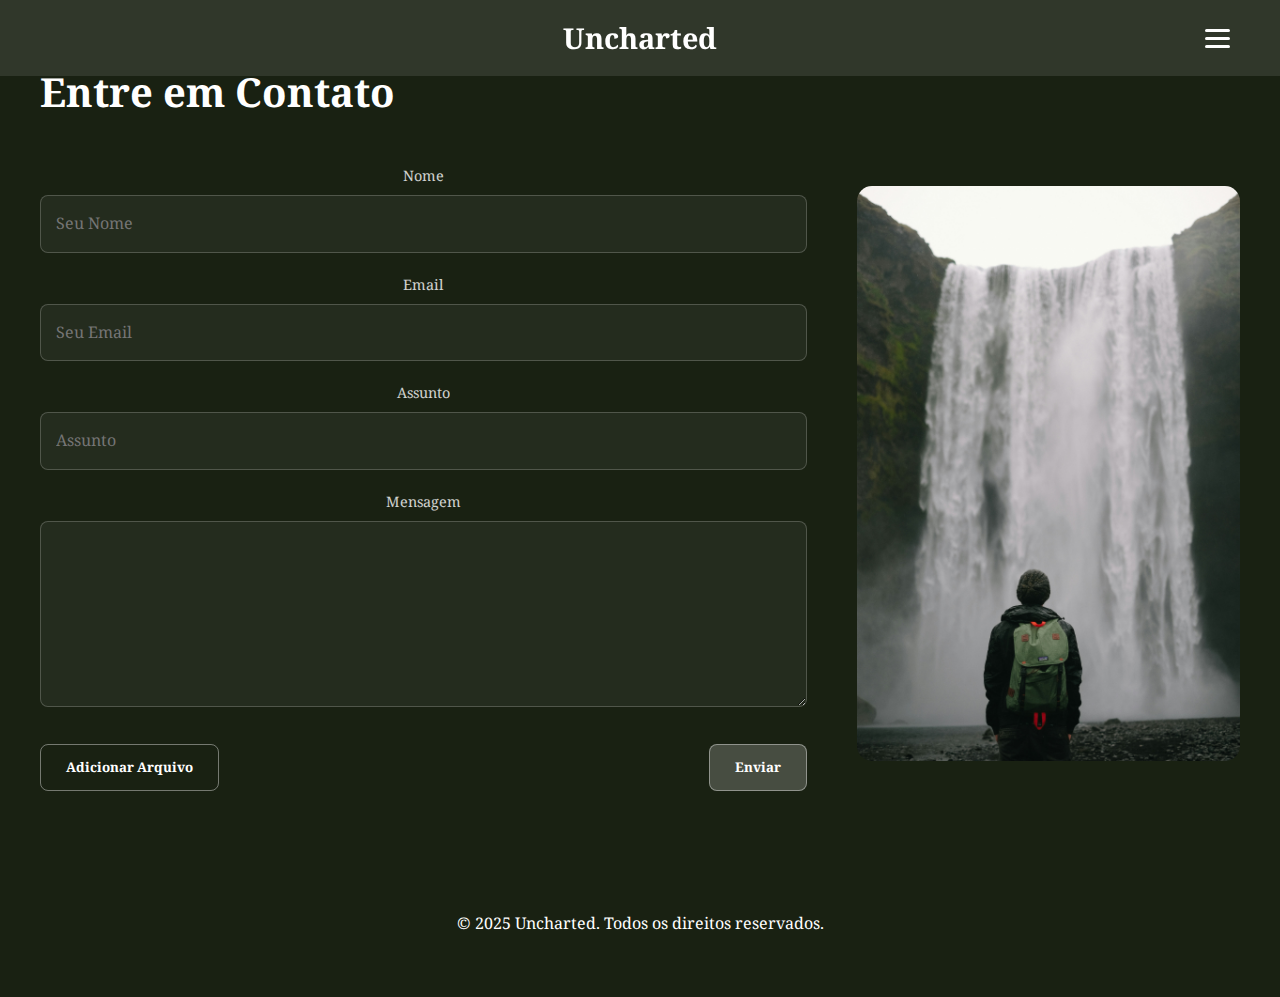
<file: contato.html>
<!DOCTYPE html>
<html lang="pt-br">
<head>
    <meta charset="UTF-8">
    <meta name="viewport" content="width=device-width, initial-scale=1.0">
    <title>Contato</title>

    <link href="https://unpkg.com/aos@2.3.1/dist/aos.css" rel="stylesheet"> <link rel="preconnect" href="https://fonts.googleapis.com">
    <link rel="preconnect" href="https://fonts.gstatic.com" crossorigin>
    <link href="https://fonts.googleapis.com/css2?family=Noto+Serif:ital,wght@0,100..900;1,100..900&display=swap" rel="stylesheet">

    <link rel="stylesheet" href="style.css">
</head>
<body>

    <script src="https://unpkg.com/aos@2.3.1/dist/aos.js"></script>
    <script>
      AOS.init(); 
    </script>

     <header class="navbar">
    <div class="navbar-container">
        
        <a href="index.html" class="brand-logo">Uncharted</a>

        <div class="menu-dropdown-container">
            <div class="hamburger-icon">
                <span class="bar"></span>
                <span class="bar"></span>
                <span class="bar"></span>
            </div>
            <nav class="menu-dropdown">
                <ul>
                    <li><a href="index.html">Home</a></li>
                    <li><a href="sobre-nos.html">Sobre Nós</a></li>
                    <li><a href="perfumes.html">Perfumes</a></li>
                    <li><a href="contato.html">Contato</a></li>
                </ul>
            </nav>
        </div>

    </div>
</header>


        <section class="secao-contato">
    <div class="container-geral">
        
      <h1 class="titulo-secao">Entre em Contato</h1>

        <div class="contato-grid">

            <form action="#" method="POST" class="contato-form">
                
                <div class="form-grupo">
                    <label for="name">Nome</label>
                    <input type="text" id="name" name="name" placeholder="Seu Nome">
                </div>
                
                <div class="form-grupo">
                    <label for="email">Email</label>
                    <input type="email" id="email" name="email" placeholder="Seu Email">
                </div>

                <div class="form-grupo">
                    <label for="subject">Assunto</label>
                    <input type="text" id="subject" name="subject" placeholder="Assunto">
                </div>

                <div class="form-grupo">
                    <label for="message">Mensagem</label>
                    <textarea id="message" name="message" rows="6"></textarea>
                </div>

                <div class="form-botoes">
                    <button type="button" class="botao-arquivo">Adicionar Arquivo</button>
                    <button type="submit" class="botao-enviar">Enviar</button>
                </div>

            </form>

            <div class="contato-imagem">
                <img src="imagens-site/contato/cachoeira.jpg">
            </div>

        </div>
    </div>
</section>


    
        <footer>
            <p>&copy; 2025 Uncharted. Todos os direitos reservados.</p>
</footer>

</body>
</html>
</file>
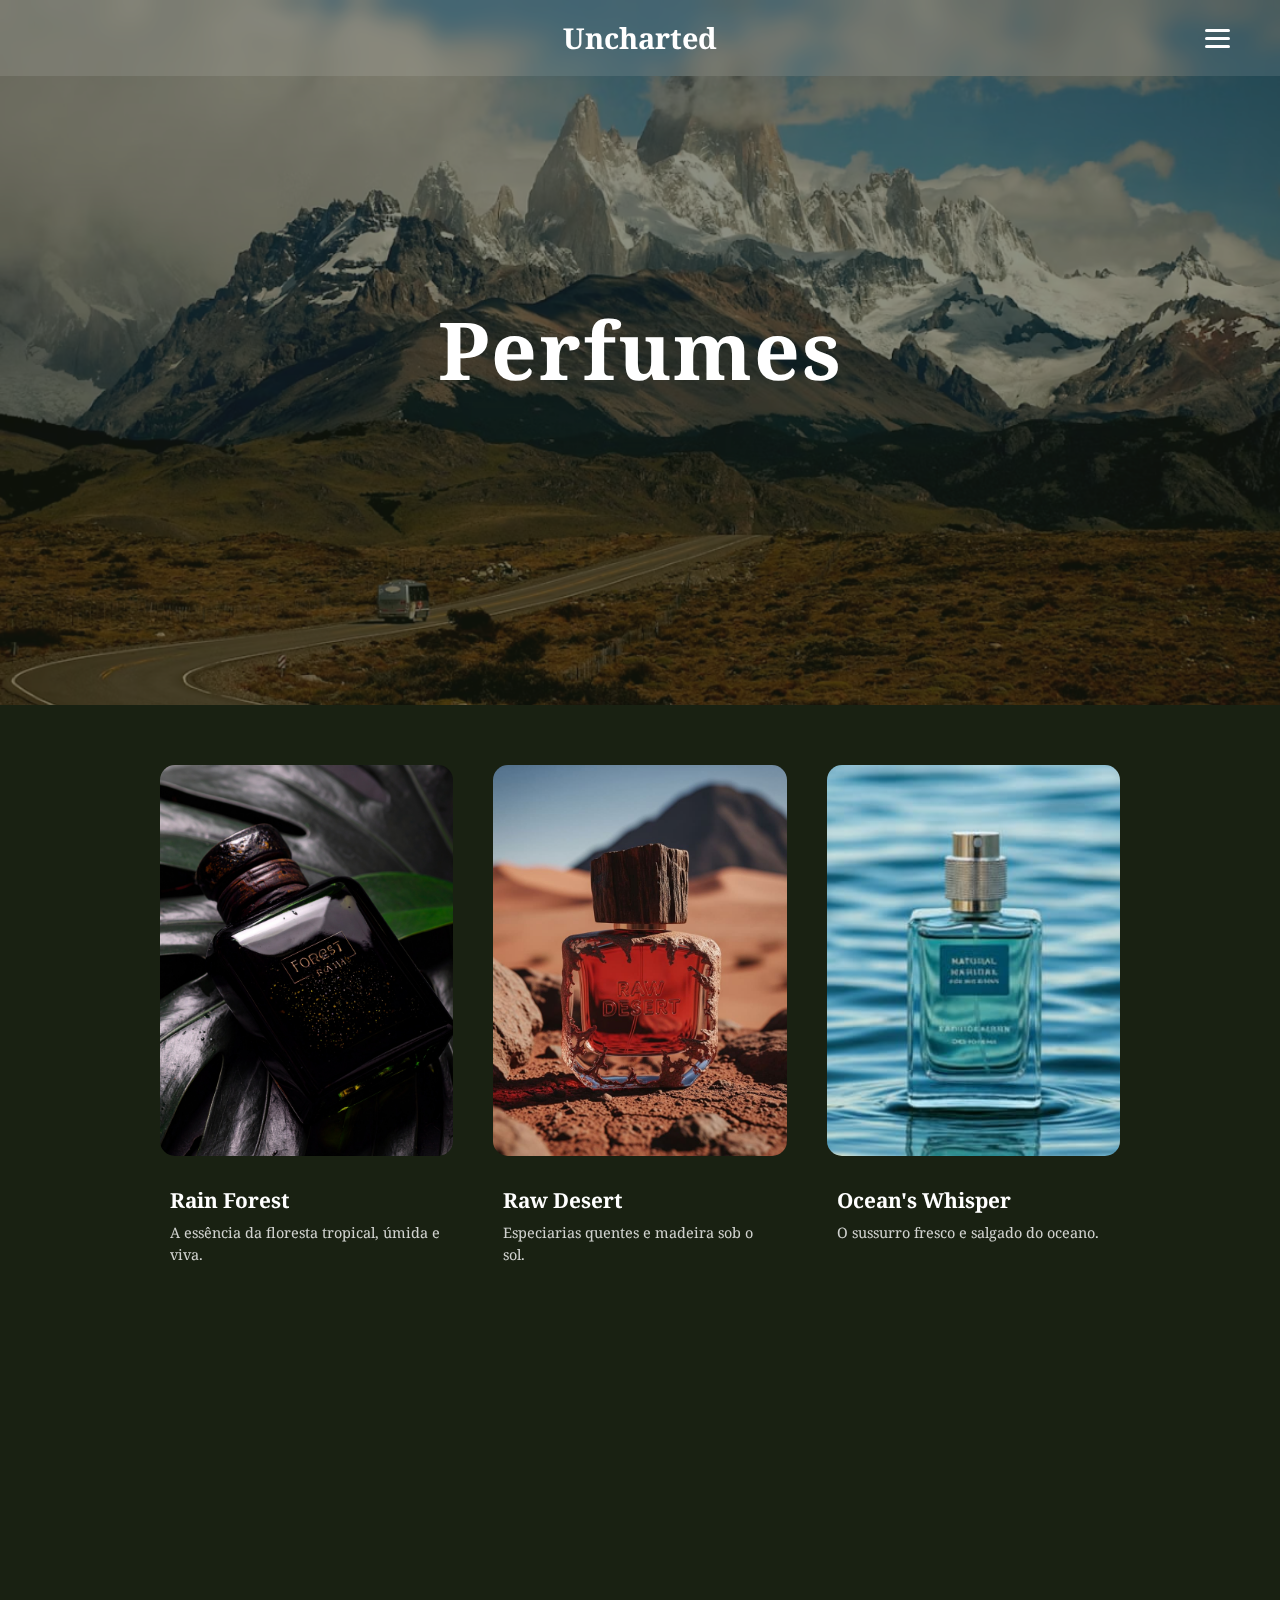
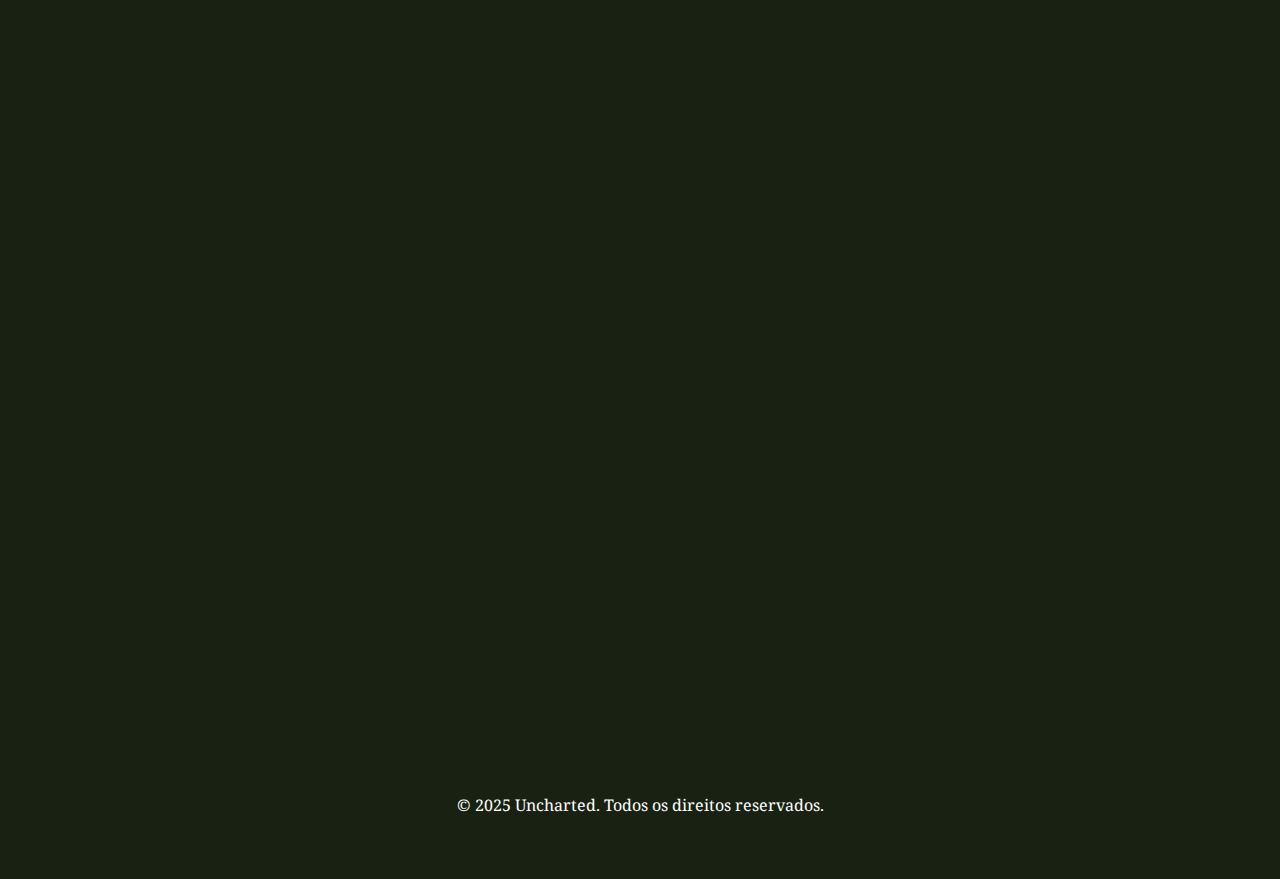
<file: perfumes.html>
<!DOCTYPE html>
<html lang="pt-br">
<head>
    <meta charset="UTF-8">
    <meta name="viewport" content="width=device-width, initial-scale=1.0">
    <title>Perfumes</title>

    <link href="https://unpkg.com/aos@2.3.1/dist/aos.css" rel="stylesheet"> <link rel="preconnect" href="https://fonts.googleapis.com">
    <link rel="preconnect" href="https://fonts.gstatic.com" crossorigin>
    <link href="https://fonts.googleapis.com/css2?family=Noto+Serif:ital,wght@0,100..900;1,100..900&display=swap" rel="stylesheet">

    <link rel="stylesheet" href="style.css">

</head>
<body>
    
<script src="https://unpkg.com/aos@2.3.1/dist/aos.js"></script>
    <script>
      AOS.init(); 
    </script>

<!------------------cabeçalho--------------------->
    <header class="navbar">
    <div class="navbar-container">
        
        <a href="index.html" class="brand-logo">Uncharted</a>

        <div class="menu-dropdown-container">
            <div class="hamburger-icon">
                <span class="bar"></span>
                <span class="bar"></span>
                <span class="bar"></span>
            </div>
            <nav class="menu-dropdown">
                <ul>
                    <li><a href="index.html">Home</a></li>
                    <li><a href="sobre-nos.html">Sobre Nós</a></li>
                    <li><a href="perfumes.html">Perfumes</a></li>
                    <li><a href="contato.html">Contato</a></li>
                </ul>
            </nav>
        </div>

    </div>
</header>

        <!------------------Banner--------------------->                
    <section class="banner banner-interno">

    <img src="imagens-site/perfumes/patagonia.png" alt="Descrição da imagem de fundo da página de perfumes" class="banner-fundo-imagem" loading="lazy">

    <div class="banner-conteudo">
        <h1>Perfumes</h1>
    </div>

</section>

<!---+---------------------Perfumes---------------->

<section class="secao-grid-perfumes">
    <div class="container-geral">

        <div class="perfume-grid">

            <div class="produto-card" data-aos="fade-up">
                <img src="imagens-site/perfumes/perfume amazonia.jpg"  >
                <div class="card-conteudo">
                    <h3>Rain Forest</h3>
                    <p> A essência da floresta tropical, úmida e viva.</p>
                </div>
            </div>

            <div class="produto-card" data-aos="fade-up" data-aos-delay="100">
                <img src="imagens-site/perfumes/perfume deserto.jpg" >
                <div class="card-conteudo">
                    <h3>Raw Desert</h3>
                    <p>Especiarias quentes e madeira sob o sol.</p>
                </div>
            </div>

            <div class="produto-card" data-aos="fade-up" data-aos-delay="200">
                <img src="imagens-site/perfumes/perfume oceano.jpg">
                <div class="card-conteudo">
                    <h3>Ocean's Whisper</h3>
                    <p> O sussurro fresco e salgado do oceano.</p>
                </div>
            </div>

            <div class="produto-card" data-aos="fade-up">
                <img src="imagens-site/perfumes/perfume montanha.png">
                <div class="card-conteudo">
                    <h3>Mountain Air</h3>
                    <p> O ar puro e gelado dos picos.</p>
                </div>
            </div>

            <div class="produto-card" data-aos="fade-up" data-aos-delay="100">
                <img src="imagens-site/perfumes/perfume floresta.png" >
                <div class="card-conteudo">
                    <h3>Green Heart</h3>
                    <p>O pulso verde e vivo da floresta.</p>
                </div>
            </div>

            <div class="produto-card" data-aos="fade-up" data-aos-delay="200">
                <img src="imagens-site/perfumes/perfume gelo.jpg" >
                <div class="card-conteudo">
                    <h3>Arctic Dawn</h3>
                    <p>O sopro gelado e puro do amanhecer.</p>
                </div>
            </div>

        </div>
    </div>
</section>

<section class="secao-imagem-final">
    <div class="container-geral">

        <div class="imagem-overlay-container" data-aos="fade-up">
            
            <img src="imagens-site/perfumes/paisagem 01.jpeg">
            
            <p class="slogan-overlay">Crafted for the bold, the curious, and the free.</p>

        </div>

    </div>
</section>



<footer>
            <p>&copy; 2025 Uncharted. Todos os direitos reservados.</p>
</footer>

</body>
</html>
</file>
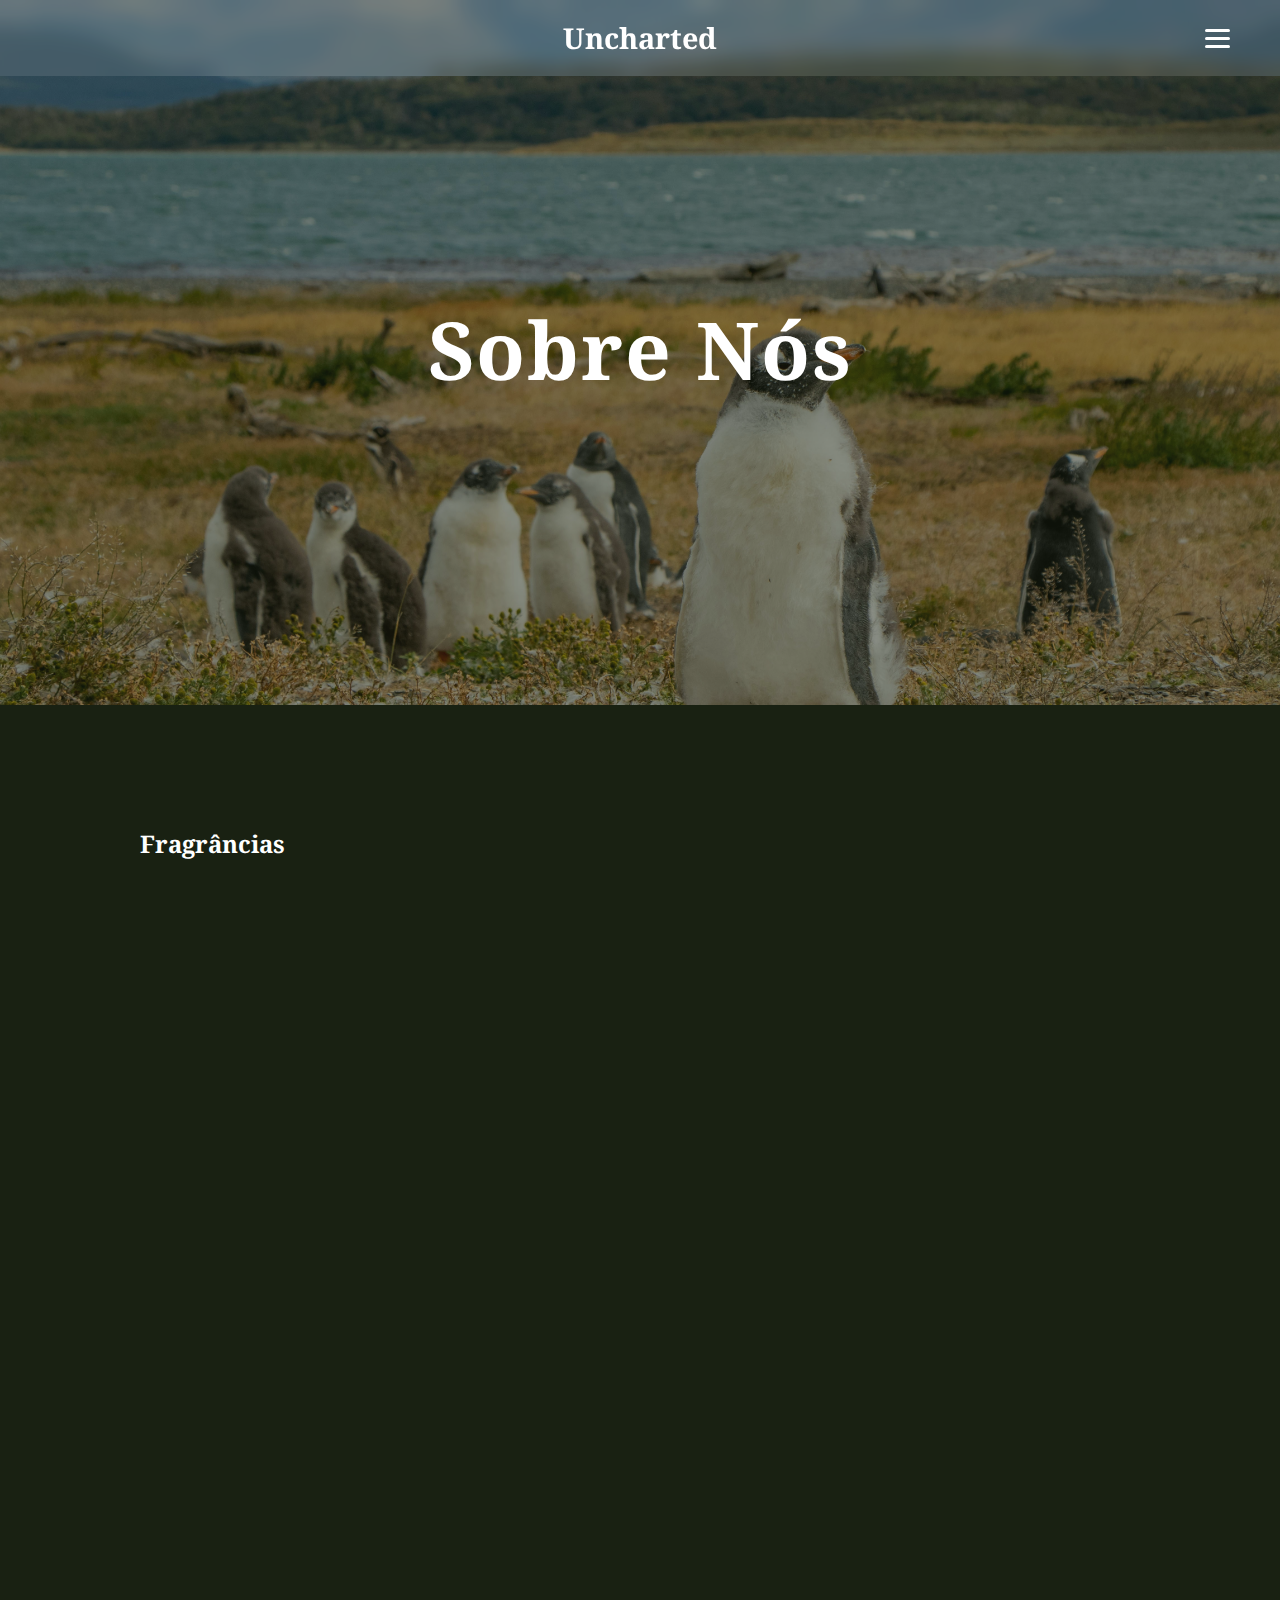
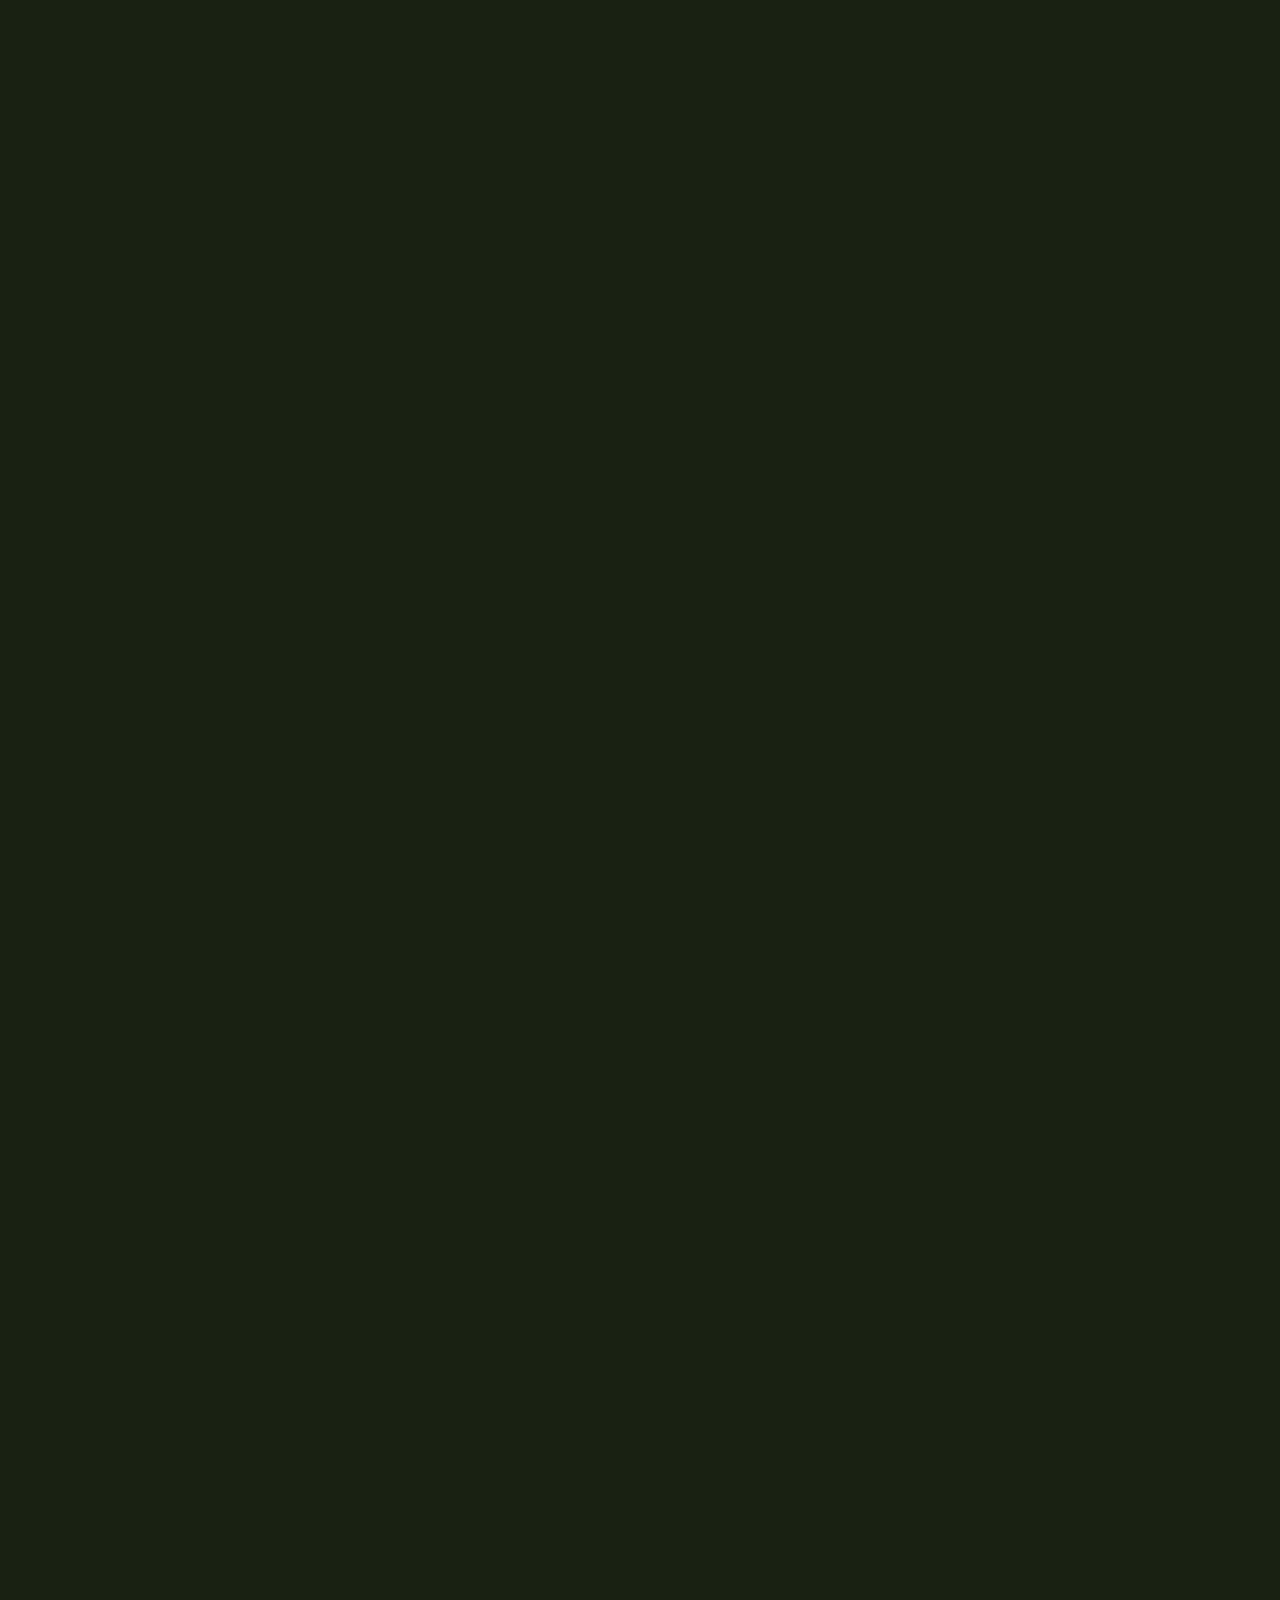
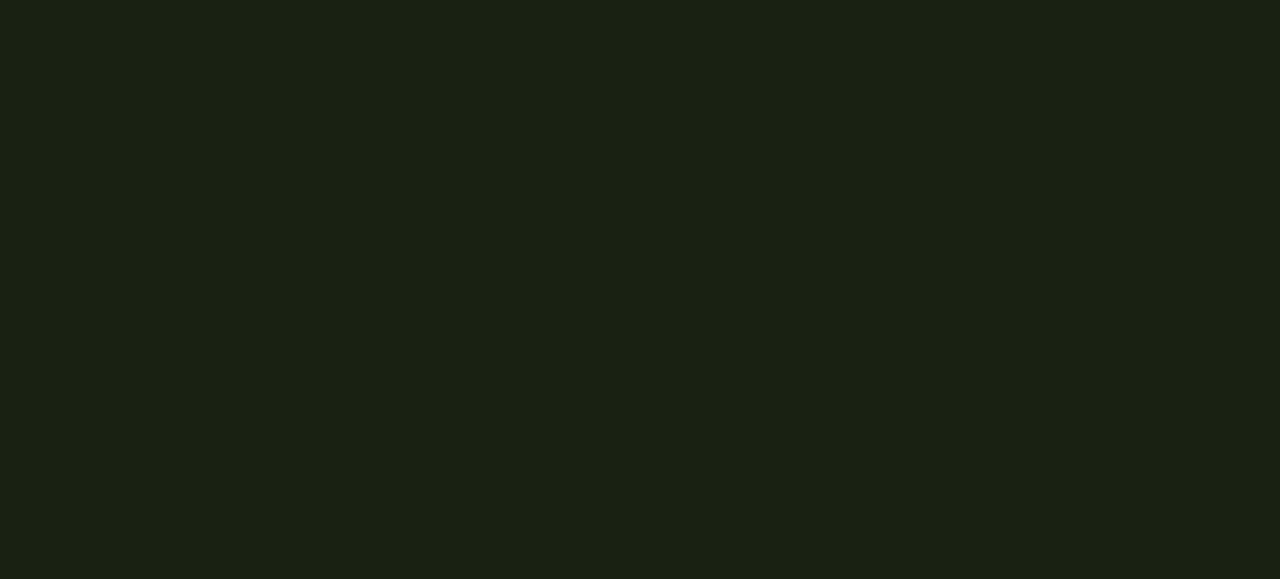
<file: sobre-nos.html>
<!DOCTYPE html>
<html lang="pt-br">
<head>
    <meta charset="UTF-8">
    <meta name="viewport" content="width=device-width, initial-scale=1.0">
    <title>Sobre Nós</title>

    <link href="https://unpkg.com/aos@2.3.1/dist/aos.css" rel="stylesheet"> <link rel="preconnect" href="https://fonts.googleapis.com">
    <link rel="preconnect" href="https://fonts.gstatic.com" crossorigin>
    <link href="https://fonts.googleapis.com/css2?family=Noto+Serif:ital,wght@0,100..900;1,100..900&display=swap" rel="stylesheet">

    <link rel="stylesheet" href="style.css">
</head>
<body>

    <script src="https://unpkg.com/aos@2.3.1/dist/aos.js"></script>
    <script>
      AOS.init(); 
    </script>
    
<!------------------cabeçalho--------------------->
     <header class="navbar">
    <div class="navbar-container">
        
        <a href="index.html" class="brand-logo">Uncharted</a>

        <div class="menu-dropdown-container">
            <div class="hamburger-icon">
                <span class="bar"></span>
                <span class="bar"></span>
                <span class="bar"></span>
            </div>
            <nav class="menu-dropdown">
                <ul>
                    <li><a href="index.html">Home</a></li>
                    <li><a href="sobre-nos.html">Sobre Nós</a></li>
                    <li><a href="perfumes.html">Perfumes</a></li>
                    <li><a href="contato.html">Contato</a></li>
                </ul>
            </nav>
        </div>

    </div>
</header>

<!------------------Banner--------------------->                
    <section class="banner banner-interno">

    <img src="imagens-site/sobre-nos/penguins.jpg" alt="" class="banner-fundo-imagem">

    <div class="banner-conteudo">
        <h1>Sobre Nós</h1>
    </div>

</section>

<!--------++------Nossas fragranciasd---------------->

<section class="secao-fragrancias">
     <section id="produto-1" class="secao-produto" data-aos="fade-up">

         <h2 class="titulo-impacto">Fragrâncias</h2>

            <section id="produto-2" class="secao-produto" data-aos="fade-up">
    <div class="container-geral">
       <div class="produto-grid-container layout-reverso">
        <div class="produto-texto">
                <p>Fundada em 2018, a Uncharted Fragrances nasceu de uma profunda paixão pela exploração e do desejo audacioso de traduzir o mundo em fragrâncias. Nossa missão sempre foi
                     capturar a essência de paisagens remotas e intocadas, transformando o espírito de lugares
                     desconhecidos em uma experiência olfativa única. Nossa jornada começou com uma ideia simples,
                     porém poderosa: criar mais do que perfumes, mas sim narrativas líquidas que evocam o verdadeiro espírito da aventura, o mistério da descoberta e o fascínio pelo inexplorado.</p>
            </div>

            <div class="imagem-produto-principal">
                <img src="imagens-site/sobre-nos/fotografa-montanha.jpeg" alt="Frasco do perfume Forest Rain em um cenário de floresta">
            </div>
        </div>
</section>

<!--------------Conheça Isabella Rossi---------------->
<section class="secao-perfil" data-aos="fade-up">
    <div class="container-geral">

        <h2 class="titulo-impacto">Conheça Isabella Rossi</h2>

        <div class="perfil-grid-container">

            <div class="perfil-imagem-pequena">
                <img src="imagens-site/sobre-nos/fotografa neve.jpeg" alt="Isabella Rossi" >
            </div>

            <div class="perfil-texto">
                <p>Isabella Rossi, a mente visionária por trás da Uncharted, une a alma de uma exploradora veterana à sensibilidade de uma perfumista. Suas jornadas através dos continentes — da exuberante floresta Amazônica aos picos imponentes do Himalaia — serviram de inspiração para nossa coleção exclusiva de aromas. Cada fragrância é, portanto, uma homenagem aos lugares que marcaram sua alma de forma permanente.</p>
            </div>

            <div class="perfil-imagem-grande">
                <img src="imagens-site/sobre-nos/fotografa.jpeg" alt="Isabella Rossi fotografando">
            </div>

        </div>
    </div>
</section>

<!--------------Nossa Filosofia---------------->

<section class="secao-fragrancias">
     <section id="produto-1" class="secao-produto" data-aos="fade-up">

         <h2 class="titulo-impacto">Nossa Filosfia</h2>

            <section id="produto-2" class="secao-produto" data-aos="fade-up">
    <div class="container-geral">
       <div class="produto-grid-container layout-reverso">
        <div class="produto-texto">
                <p>Para a Uncharted Fragrances, um aroma é um poderoso narrador. Nossa filosofia se baseia em três pilares: a busca pela autenticidade, o compromisso com a sustentabilidade e a arte de desenvolver perfumes que vibram na mesma frequência do espírito aventureiro. Selecionamos ingredientes raros e de origem ética, fazendo de cada frasco um reflexo fiel da nossa dedicação à qualidade e ao respeito pelo meio ambiente.</p>
            </div>

            <div class="imagem-produto-principal">
                <img src="imagens-site/sobre-nos/bussula.png" alt="nussula">
            </div>
        </div>
</section>

<footer>
            <p>&copy; 2025 Uncharted. Todos os direitos reservados.</p>
</footer>

</body>
</html>
</file>
<file: style.css>
/* ================================================ 
   ================================================ 
             ESTILOS GLOBAIS E RESET          
   ================================================                         
   ================================================ */

*{
    font-family: 'Noto Serif', serif;
    margin: 0; 
    padding: 0;
    line-height: 1.6;
    /*border: 1px solid red;*/
}

html {
    scroll-behavior: smooth;
}


    /* ================================================ 
   ================================================ 
             COMPONENTES GLOBAIS          
   ================================================                         
   ================================================ */

@keyframes saida-cinematografica {
  from {
    opacity: 1;
    transform: scale(1); /* animação de saido do banner */
  }
  to {
    opacity: 0;
    transform: scale(0.95); 
  }
}

body{
    background-color: #192112;
}

/*padrão de sessões principais*/
section, footer {
    padding: 60px 20px; 
    text-align: center; 
       background-color: #192112;
}

.container-geral {
    max-width: 1200px; 
    margin: 0 auto;   
    padding: 0 20px;  
}


/*----------Banner reutilizavel--------------*/


.banner.banner-interno {
    height: 65vh; 
    position: relative; 
    overflow: hidden;
}

.banner-fundo-imagem {
    position: absolute;
    top: 0;
    left: 0;
    width: 100%;
    height: 100%;
    object-fit: cover; /* cobre toda a area sem distorcer*/
    z-index: -1; /* joga a imagem para tras do conte.[iudo*/
}

.banner-interno::after {
    content: '';
    position: absolute;
    top: 0;
    left: 0;
    width: 100%;
    height: 100%;
    background-color: rgba(25, 33, 18, 0.3); /* Camada escura com 30% de opacidade */
    z-index: 0; 
}

.banner-interno .banner-conteudo {
    padding-bottom: 0;
}





/* ================================================ 
   ================================================ 
             ESTILOS HOME PAGE          
   ================================================                         
   ================================================ */



/*-------------------CABEÇALHOO----------------------------*/
.navbar {
    /*efeito vidrto */
    background-color: rgba(255, 255, 255, 0.1);
    backdrop-filter: blur(10px);
    -webkit-backdrop-filter: blur(10px);
    padding: 15px 0;
    position: absolute;
    top: 0;
    left: 0;
    width: 100%;
    /*garante que fica na frente */
    z-index: 1000; 
}

/*o contêiner que segura o conteúdo do menu*/
.navbar-container {
    max-width: 1200px; 
    margin: 0 auto;   
    padding: 0 20px;   
    display: grid;
    grid-template-columns: 1fr auto 1fr; /* espaço | logo | espaço */
    align-items: center;            
}

/*tetxo da logo*/
.brand-logo {
    grid-column: 2;
    justify-self: center;
    color: white;
    text-decoration: none;
    font-size: 1.8rem;
    font-weight: 700;
}

/* o container que segura o ícone e o menu dropdown*/
.menu-dropdown-container {
    position: relative; /* ancora o menu no lugar*/
    grid-column: 3;
    justify-self: end;
}

/* o ícone do sanduíche */
.hamburger-icon {
    cursor: pointer;
    display: flex;
    flex-direction: column;
    gap: 5px; 
    padding: 10px;
}

.hamburger-icon .bar {
    display: block;
    width: 25px;
    height: 3px;
    background-color: white;
    border-radius: 2px;
}

/*o menuzinho drop*/
.menu-dropdown {
    position: absolute;
    top: 100%; 
    right: 0;  
    background-color: #192112;
    border: 1px solid rgba(255, 255, 255, 0.2);
    border-radius: 8px;
    padding: 10px 0;
    width: 200px; 
    box-shadow: 0 8px 20px rgba(0, 0, 0, 0.3);
    transition: opacity 0.3s ease, transform 0.3s ease, visibility 0.3s;
    opacity: 0;
    visibility: hidden;
    transform: translateY(10px);
}

/* hover pra aparecer o menu*/
.menu-dropdown-container:hover .menu-dropdown {
    opacity: 1;
    visibility: visible;
    transform: translateY(0);
}

/*estilo da lista e dos link */
.menu-dropdown ul {
    list-style: none;
    margin: 0;
    padding: 0;
}

.menu-dropdown a {
    display: block; 
    padding: 12px 20px;
    color: white;
    text-decoration: none;
    font-size: 1rem;
    transition: background-color 0.2s ease;
}

.menu-dropdown a:hover {
    background-color: rgba(255, 255, 255, 0.1); 
}

/*-------------------BANNER HERO----------------------------*/

.banner {
    position: relative;
    overflow: hidden;
    height: 95vh;
    color: white; 
    display: flex;
    flex-direction: column;
    justify-content: center;
    align-items: center;     
    background-color: transparent;

    /*animacao da saida */

    animation: saida-cinematografica linear;
    animation-timeline: view();

    animation-range-start: exit 0%;
    animation-range-end: exit 99%; 
    
    animation-fill-mode: both;
}

.banner::after {
    content: '';
    position: absolute;
    top: 0;
    left: 0;
    width: 100%;
    height: 100%;
    background-color: rgba(25, 33, 18, 0.5); 
    z-index: 0; 
}

.banner-video {
    position: absolute;
    top: 50%;
    left: 50%;
    transform: translate(-50%, -50%);
    min-width: 100%;
    min-height: 100%;
    width: auto;
    height: auto;
    z-index: -1; /*dx o video na ultima camada*/
    object-fit: cover;
}

.banner-conteudo {
    text-align: center; 
    padding-bottom: 10vh;
    position: relative; 
    z-index: 1; 
}

.banner-conteudo h1 {
    font-size: 5rem;
    font-weight: 700;  
    margin-bottom: 0.5rem; 
    margin-top: 0; 
    letter-spacing: 2px; 
}

.banner-conteudo .slogan {
    font-size: 1.2rem; 
    font-weight: 300;
    font-style: italic; 
    opacity: 0.9;
    margin: 0;
}

.botao-vidro {
    display: inline-block;
    padding: 15px 35px;
    margin-top: 75px;
    border: 1px solid rgba(255, 255, 255, 0.4);
    border-radius: 50px;
    color: white;
    font-size: 1rem;
    font-weight: 700;
    text-decoration: none;
    text-transform: uppercase;
    background: rgba(255, 255, 255, 0.1);
    backdrop-filter: blur(10px);
    -webkit-backdrop-filter: blur(10px);
    box-shadow: 0 4px 30px rgba(0, 0, 0, 0.1);
    transition: all 0.6s ease;
}

.botao-vidro:hover {
    transform: scale(1.05);
    background: white;
    color: #264653;
    border-color: white;
}

/*------------------Nossas fragrancias----------------*/

#frase-impacto {
    font-size: 2.5rem; 
    font-weight: 700;
    margin: 0;
    text-align: left;
    color: white;
}


/*-----------------------seção de produtos-------------------------*/


.secao-produto {
    color: white;
    max-width: 1000px; 
    margin: 0 auto; /*centraliza */
    text-align: left; /*alinha*/
}

.titulo-secao {
    font-size: 2.5rem;
    margin-bottom: 40px; /*Espaço abaixo do título */
    text-align: left;
}

/*Layout Principqal do Produto */
.produto-grid-container {
    display: grid;
    grid-template-columns: 1fr 1fr; /*duas colunas do mesmo tamanho*/
    grid-template-rows: auto auto;    /*duaas linahs*/
    gap: 20px;
}

.produto-texto {
    grid-column: 1; /* Coloca na primeira coluna */
    grid-row: 1;    /* Coloca na primeira linha */
    padding-right: 20px; /*pro texto n colar na imagem */
}

.produto-texto h3 {
    font-size: 2rem;
    margin-bottom: 15px;
}

.imagem-paisagem {
    grid-column: 1; /*Coloca na primeira coluna */
    grid-row: 2;    /* Coloca na segunda linha*/
}

.imagem-produto-principal {
    grid-column: 2;     /*Coloca na segunda coluna*/
    grid-row: 1 / 3;  /*ocupa da linha 1 a linha 3 (2 linhas */
}

.produto-grid-container img {
    width: 100%;
    height: 100%;
    object-fit: cover; /* Garante que a imagem cubra todo o espaço sem distorcer */
    border-radius: 15px; /* Bordas arredondadas como no design */
}

/*Layout dos Ingredientes*/
.ingredientes-container {
    margin-top: 60px;
}

.ingredientes-grid {
    display: grid;
    /*5 colunas de tamanho igual*/
    grid-template-columns: repeat(5, 1fr);
    gap: 20px;
}

.ingrediente-item {
    text-align: center;
}

.ingrediente-item img {
    width: 100%;
    aspect-ratio: 1 / 1; /*vira um quadrado*/
    object-fit: cover;
    border-radius: 10px;
    margin-bottom: 10px;
}

.ingrediente-item p {
    font-size: 0.9rem;
}

/*----------------inverter layout grid----------------*/

/*usar no i=segundo produto da home, pra inverter a ordem dos elementoss*/
.layout-reverso .produto-texto,
.layout-reverso .imagem-paisagem {
    grid-column: 2;
}

/*imagem principal vai para a coluna 1*/
.layout-reverso .imagem-produto-principal {
    grid-column: 1;
}

/*padding do texto no layout reverso para o outro laod*/
.layout-reverso .produto-texto {
    padding-right: 0;
    padding-left: 20px;
}

/*---------------------------Sobre nós home-----------------------------*/

.secao-historia {
    color: white;
    padding: 60px 0; 
}

.secao-historia .titulo-secao {
    text-align: left;
    margin-bottom: 30px;
}

.historia-imagem-container {
    position: relative;
    margin-bottom: 40px;
    line-height: 0;

    aspect-ratio: 16 / 7; 
    overflow: hidden;     
    border-radius: 15px;  
}

.historia-imagem-container img {
    width: 100%;
    height: 100%;      
    object-fit: cover;  
}

/*parágrafo da história*/
.historia-texto {
    font-size: 1.1rem;
    line-height: 1.7;
    max-width: 800px; 
    text-align: justify;

}
/*----------------rodapé-------------------------*/

footer {
      background-color: #192112;
    color: white;
}

/*alinhar tudo certimho*/
.secao-produto .conteudo-interno {
    display: flex; /*alinhar imagem e texto lado a lado*/
    align-items: center; 
    justify-content: center;
    gap: 40px; 
    max-width: 1200px; /*largura do conteúdo*/
    margin: 0 auto; /*centralizar o container de conteúdo*/
    text-align: left; /*texto da descrição à esquerda*/
}



/* ================================================ 
   ================================================ 
             ESTILOS SOBRE NÓS PAGE          
   ================================================                         
   ================================================ */

/*++-+---------------nossas Fragrancias+--------------*/

.secao-fragrancias .produto-texto {
    /*espaçamento interno para aumentar a altura do bloco*/
    padding-top: 2rem;
    padding-bottom: 2rem;

    display: flex;
    flex-direction: column;
    justify-content: center;
}

.secao-fragrancias .produto-texto p {
    font-size: 1.2rem;   /*maior que o padrão (1.1rem) */
    line-height: 1.8;    /* Mais espaçamento(1.7) */
    text-align: left;    
    word-spacing: 10px;
}

/*+----------------Isabella Rossi--------------*/

 .secao-perfil .titulo-impacto {
    margin-bottom: 50px;
}

/* container*/
.perfil-grid-container {
    display: grid;
    grid-template-columns: repeat(3, 1fr); /*3 colunas de tamanho igual */
    grid-template-rows: auto auto;         /*2 linhas de altura automática */
    gap: 30px;                             /* espaço entre os itens*/
    align-items: start;                    /*alinha os itens no topo de suas células */
}

.perfil-imagem-pequena {
    grid-column: 1; /*primeira coluna */
    grid-row: 1;    /*primeira linha */
}

.perfil-texto {
    grid-column: 2 / 4; 
    grid-row: 1;        /*primeira linha */
}

.perfil-imagem-grande {
    grid-column: 1 / 4; 
    grid-row: 2;        /*segunda linha */
    aspect-ratio: 21 / 6; /*formato panoramico*/
    overflow: hidden;     /*n dx vazar */
}

.perfil-texto p {
    font-size: 1.1rem;
    line-height: 1.7;
    color: white;
    text-align: justify;
    hyphens: auto;
}

/*imagens do grid */
.perfil-grid-container img {
    width: 100%;
    height: 100%;
    object-fit: cover;
    border-radius: 15px;
    display: block;
}


/* ================================================ 
   ================================================ 
             ESTILOS PERFUMES PAGE          
   ================================================                         
   ================================================ */

.secao-grid-perfumes {
    padding: 60px 0;
    color: white;
}

/*container da grade de 3 colunas */
.perfume-grid {
    display: grid;
    grid-template-columns: repeat(3, 1fr); /*3 colunas tamanho igual */
    gap: 40px; 

    max-width: 80%;   
    margin: 0 auto;     /*Centraliza*/
}

/*estilo do card individual*/
.produto-card {
    background-color: transparent; /*O fundo é o do body*/
    text-align: left;
    transition: transform 0.3s ease, box-shadow 0.3s ease; /*hover s0uave*/
}

/*hover*/
.produto-card:hover {
    transform: translateY(-8px); 
    box-shadow: 0 10px 30px rgba(0, 0, 0, 0.2);
}

.produto-card img {
    width: 100%;
    aspect-ratio: 3 / 4; 
    object-fit: cover;   
    border-radius: 15px;
    margin-bottom: 20px; 
}

.card-conteudo {
    padding: 0 10px;
}

/*nome do perfume */
.card-conteudo h3 {
    font-size: 1.3rem;
    font-weight: 700;
    margin-bottom: 5px;
}

/*descrição do perfume */
.card-conteudo p {
    font-size: 0.9rem;
    line-height: 1.5;
    opacity: 0.8; /*dmais opaca*/
}

/*-------------banner em baixo---------------*/

.secao-imagem-final {
    padding: 60px 0;
}

/*container que segura a imagem e o texto */
.imagem-overlay-container {
    position: relative; /*precisa pra sobrepor*/
    aspect-ratio: 13 / 4; 
    border-radius: 15px;
    overflow: hidden; 
    display: flex;
    align-items: center;
    justify-content: center;
}

.imagem-overlay-container img {
    position: absolute;
    top: 0;
    left: 0;
    width: 100%;
    height: 100%;
    object-fit: cover;
}

.imagem-overlay-container::after {
    content: '';
    position: absolute;
    top: 0;
    left: 0;
    width: 100%;
    height: 100%;
    background-color: rgba(0, 0, 0, 0.4);
}

/*slogan por cima de td*/
.slogan-overlay {
    position: relative; 
    z-index: 1; 
    
    color: white;
    font-size: 1.8rem;
    font-style: italic;
    font-weight: 300;
    text-align: center;
    padding: 0 20px; 
    text-shadow: 1px 1px 3px rgba(0, 0, 0, 0.5);
}

/* ================================================ 
   ================================================ 
             ESTILOS CONTATO PAGE          
   ================================================                         
   ================================================ */

   .secao-contato {
    padding: 60px 0;
    color: white;
}

/* container grade de 2 colunas*/
.contato-grid {
    display: grid;
    /*primeira coluna (formulário) ocupa 2, a segunda (imagem) ocupa 1*/
    grid-template-columns: 2fr 1fr;
    gap: 50px; 
    align-items: center; 
}

.contato-form {
    display: flex;
    flex-direction: column;
    gap: 20px;
}

.form-grupo label {
    display: block;
    margin-bottom: 8px;
    font-size: 0.9rem;
    opacity: 0.8;
}

.contato-form input,
.contato-form textarea {
    width: 100%;
    padding: 15px;
    border: 1px solid rgba(255, 255, 255, 0.2);
    border-radius: 8px;
    background-color: rgba(255, 255, 255, 0.05);
    color: white;
    font-family: 'Noto Serif', serif;
    font-size: 1rem;
    box-sizing: border-box; 
    transition: border-color 0.3s ease;
}

/*efeito quando clicar no campo */
.contato-form input:focus,
.contato-form textarea:focus {
    outline: none;
    border-color: rgba(255, 255, 255, 0.7);
}

/*layout para os botões*/
.form-botoes {
    display: flex;
    justify-content: space-between;
    margin-top: 10px;
}

/*botões (reutilizando .botao-vidro) */
.botao-arquivo, .botao-enviar {
    padding: 12px 25px;
    border-radius: 8px;
    border: 1px solid rgba(255, 255, 255, 0.4);
    background: transparent;
    color: white;
    cursor: pointer;
    font-weight: 700;
    transition: all 0.3s ease;
}

.botao-enviar {
    background-color: rgba(255, 255, 255, 0.2);
}

.botao-arquivo:hover, .botao-enviar:hover {
    background-color: white;
    color: #192112;
}

.contato-imagem img { /*img da direita*/
    width: 100%;
    height: 100%;
    object-fit: cover;
    border-radius: 15px;
}





@media (max-width: 450px) {

   /*diminui o tamanho do hero*/
   .banner {
       height: 55vh;
       align-items: center; 
       justify-content: center;
       text-align: center;
   }

   /*compacta o texto dele */
   .banner-conteudo {
       padding: 0 15px; 
   }

   .banner-conteudo h1 {
       font-size: 2.2rem; 
       line-height: 1.1; 
       margin-bottom: 0.2rem;
   }

   .banner-conteudo .slogan {
       font-size: 0.9rem; /*diminui td*/
       line-height: 1.3;
       padding: 0 15px; 
       margin-bottom: 1rem;
   }

   .botao-vidro {
       padding: 8px 20px; /*tamanho do botão*/
       font-size: 0.75rem; /*fonte do botão*/
       margin-top: 25px;
   }

   .ingredientes-container {
    display: none;
}
   
}


@media (max-width: 768px) {

    /* --- AJUSTES GERAIS PARA MOBILE --- */
    .secao-produto {
        max-width: 100%; 
        padding: 0 20px;
        box-sizing: border-box; 
    }

    .titulo-secao, .titulo-impacto, #frase-impacto {
        font-size: 2rem;
        text-align: center;
    }


    /* --- SEÇÃO DE PRODUTOS (HOMEPAGE) --- */
    .produto-grid-container {
        grid-template-columns: 1fr;
        gap: 25px;
    }

    .imagem-paisagem {
        display: none; 
    }

    .imagem-produto-principal,
    .layout-reverso .imagem-produto-principal {
        grid-column: 1;
        grid-row: 1;   
    }

    .produto-texto,
    .layout-reverso .produto-texto {
        grid-column: 1; 
        grid-row: 2;
        padding: 0 10px;
        text-align: center; 
    }

    /* --- PÁGINA SOBRE NÓS: Seção Fragrâncias --- */
    .secao-fragrancias .container-geral {
        padding-left: 0;
        padding-right: 0;
    }

    .secao-fragrancias .produto-grid-container {
        grid-template-columns: 1fr;
    }

    .secao-fragrancias .produto-texto,
    .secao-fragrancias .imagem-produto-principal {
        grid-column: 1;
    }

    .secao-fragrancias .imagem-produto-principal { 
        grid-row: 1; 
        height: 250px;
        overflow: hidden;
        margin-bottom: 20px; 
    }

    .secao-fragrancias .produto-texto {
        grid-row: 2;
        text-align: center; 
    }

    .secao-fragrancias .produto-texto p {
        font-size: 1rem;
        line-height: 1.7; 
        text-align: justify;
        hyphens: auto;
        word-spacing: -2px;
    }

    /*--- PÁGINA SOBRE NÓS: Seção Isabella Rossi ---*/
    .perfil-grid-container {
        grid-template-columns: 1fr;
        gap: 25px;
    }

    .perfil-imagem-pequena {
        display: none;
    }
    
    .perfil-imagem-grande {
        grid-column: 1;
        grid-row: 1;
        aspect-ratio: 1 / 1;
    }
    
    .perfil-texto {
        grid-column: 1;
        grid-row: 2;
    }

    .perfil-texto p {
        font-size: 1rem;
        text-align: center;
    }

    /* --- PÁGINA PERFUMES --- */
    .perfume-grid {
        grid-template-columns: 1fr 1fr;
        max-width: 100%;         
        gap: 20px;             
    }

    .perfume-grid .card-conteudo h3 {
        font-size: 1.1rem;
    }

    .perfume-grid .card-conteudo p {
        font-size: 0.85rem;
    }

    /* --- PÁGINA CONTATO --- */
    .contato-grid {
        grid-template-columns: 1fr;
    }

    .contato-imagem {
        display: none;
    }

    .form-botoes {
        flex-direction: column; 
        gap: 15px;               
        align-items: center;    
    }


    .ingredientes-container {
        display: none;
}
}
</file>
